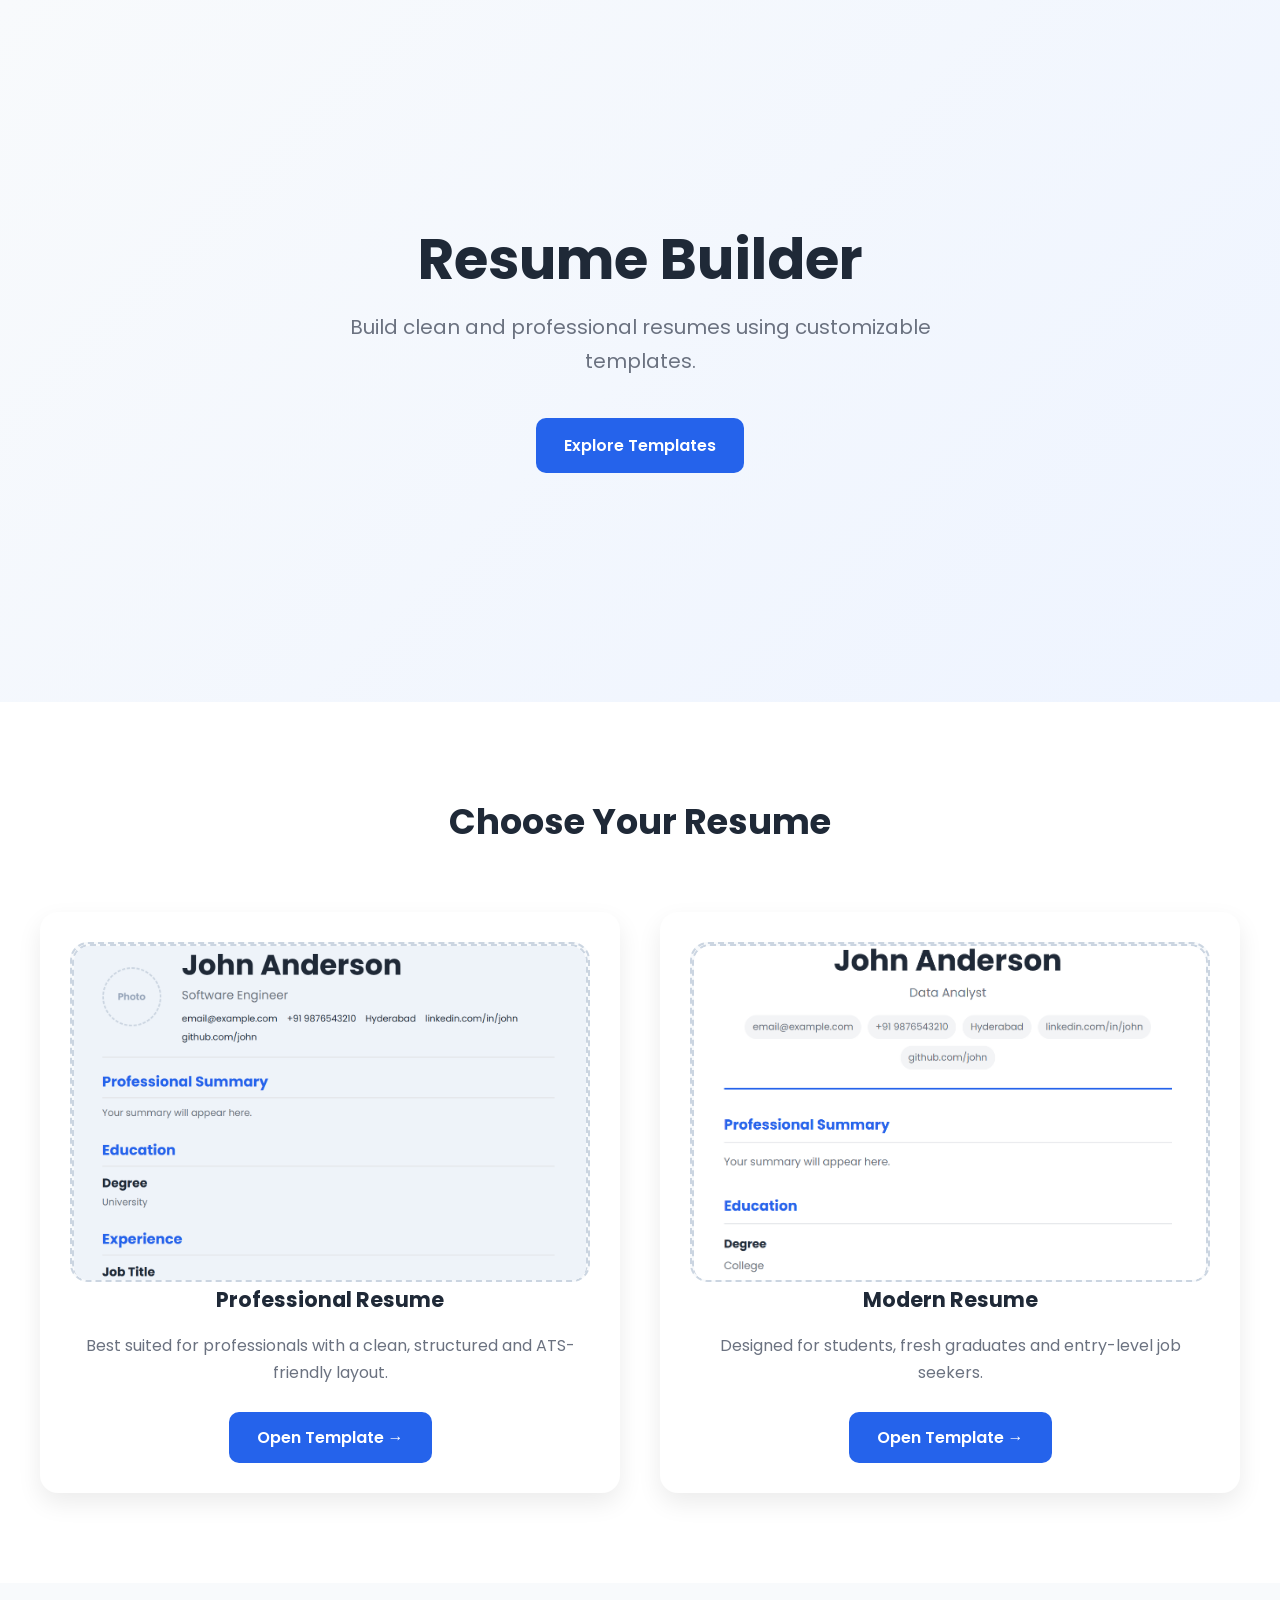
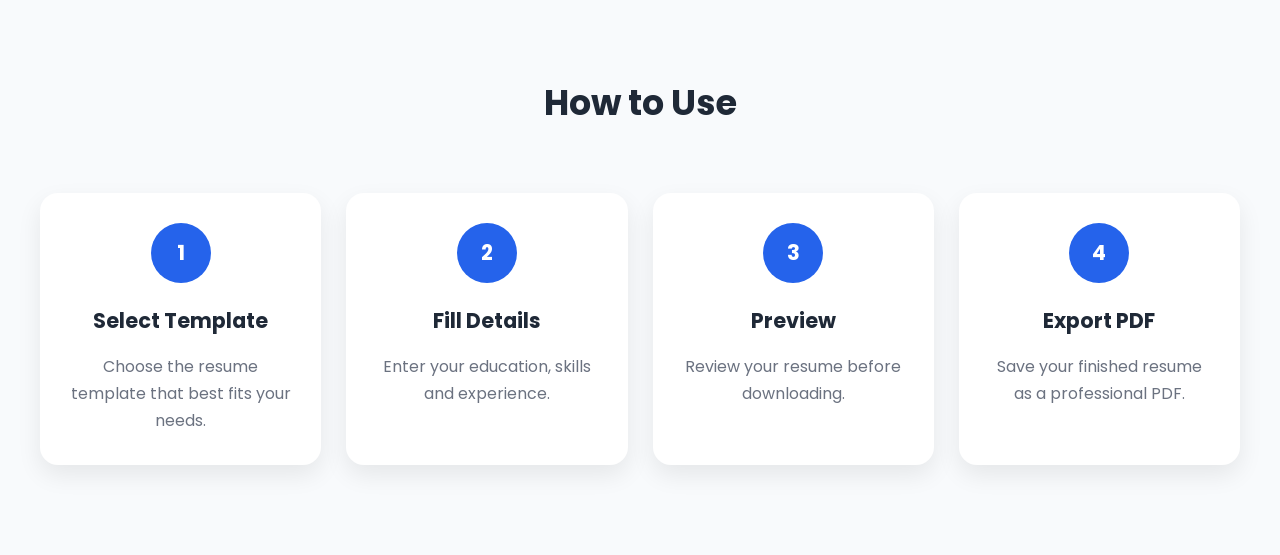
<file: index.html>
<!DOCTYPE html>
<html lang="en">

<head>

    <meta charset="UTF-8">
    <meta name="viewport" content="width=device-width, initial-scale=1.0">

    <title>Resume Builder</title>

    <link rel="stylesheet" href="css/main.css">
    <link rel="stylesheet" href="css/home.css">

</head>

<body>

    <!-- ================= HERO ================= -->

    <section class="hero">

        <div class="container">

            <div class="hero-content">

                <h1>Resume Builder</h1>

                <p>
                    Build clean and professional resumes using customizable templates.
                </p>

                <a href="#templates" class="primary-btn">
                    Explore Templates
                </a>

            </div>

        </div>

    </section>

    <!-- ================= TEMPLATE SECTION ================= -->

    <section id="templates" class="templates">

        <div class="container">

            <h2>Choose Your Resume</h2>

            <div class="card-container">

                <!-- Professional Resume -->

                <article class="template-card">

                    <div class="preview-placeholder">

                       <div class="preview-placeholder">
                        <img
                        src="images/previews/professional-preview.png"
                        alt="Professional Resume Preview">
                    </div>

                    </div>

                    <h3>Professional Resume</h3>

                    <p>
                        Best suited for professionals with a clean, structured and ATS-friendly layout.
                    </p>

                    <a href="templates/professional.html">

                        Open Template →

                    </a>

                </article>

                <!-- Modern Resume -->

                <article class="template-card">

                    <div class="preview-placeholder">

                            <div class="preview-placeholder">
                                <img
                                src="images/previews/modern-preview.png"
                                alt="Modern Resume Preview">
                            </div>
                    </div>

                    <h3>Modern Resume</h3>

                    <p>
                        Designed for students, fresh graduates and entry-level job seekers.
                    </p>

                    <a href="templates/modern.html">

                        Open Template →

                    </a>

                </article>

            </div>

        </div>

    </section>



    <!-- ================= HOW TO USE ================= -->

    <section class="steps">

        <div class="container">

            <h2>How to Use</h2>

            <div class="steps-container">

                <div class="step">

                    <span>1</span>

                    <h3>Select Template</h3>

                    <p>Choose the resume template that best fits your needs.</p>

                </div>

                <div class="step">

                    <span>2</span>

                    <h3>Fill Details</h3>

                    <p>Enter your education, skills and experience.</p>

                </div>

                <div class="step">

                    <span>3</span>

                    <h3>Preview</h3>

                    <p>Review your resume before downloading.</p>

                </div>

                <div class="step">

                    <span>4</span>

                    <h3>Export PDF</h3>

                    <p>Save your finished resume as a professional PDF.</p>

                </div>

            </div>

        </div>

    </section>

</body>

</html>
</file>
<file: css/main.css>
/* ==========================================
   GOOGLE FONT
========================================== */

@import url('https://fonts.googleapis.com/css2?family=Poppins:wght@300;400;500;600;700&display=swap');

/* ==========================================
   ROOT VARIABLES
========================================== */

:root{

    --primary:#2563EB;

    --primary-dark:#1E40AF;

    --accent:#10B981;

    --background:#F8FAFC;

    --card:#FFFFFF;

    --text:#1F2937;

    --text-light:#6B7280;

    --border:#E5E7EB;

    --shadow:0 10px 25px rgba(0,0,0,.08);

    --radius:18px;

    --transition:.35s ease;

    --max-width:1200px;

}

/* ==========================================
   RESET
========================================== */

*{

    margin:0;

    padding:0;

    box-sizing:border-box;

}

/* ==========================================
   HTML
========================================== */

html{

    scroll-behavior:smooth;

}

/* ==========================================
   BODY
========================================== */

body{

    font-family:'Poppins',sans-serif;

    background:var(--background);

    color:var(--text);

    line-height:1.7;

}

/* ==========================================
   IMAGES
========================================== */

img{

    max-width:100%;

    display:block;

}

/* ==========================================
   LINKS
========================================== */

a{

    text-decoration:none;

    color:inherit;

}

/* ==========================================
   LISTS
========================================== */

ul{

    list-style:none;

}

/* ==========================================
   HEADINGS
========================================== */

h1{

    font-size:3.5rem;

    line-height:1.1;

}

h2{

    font-size:2.2rem;

}

h3{

    font-size:1.3rem;

}

/* ==========================================
   PARAGRAPHS
========================================== */

p{

    color:var(--text-light);

}

/* ==========================================
   BUTTONS
========================================== */

button{

    font-family:inherit;

    cursor:pointer;

    border:none;

}

/* ==========================================
   INPUTS
========================================== */

input,
textarea,
select{

    font-family:inherit;

    outline:none;

}

/* ==========================================
   SECTION
========================================== */

.page-section{

    padding:90px 8%;

}

/* ==========================================
   PRIMARY BUTTON
========================================== */

.primary-btn{

    display:inline-block;

    background:var(--primary);

    color:#ffffff;

    padding:14px 28px;

    border-radius:10px;

    transition:var(--transition);

    font-weight:600;

}

.primary-btn:hover{

    background:var(--primary-dark);

    transform:translateY(-3px);

}

/* ==========================================
   SECONDARY BUTTON
========================================== */

.secondary-btn{

    display:inline-block;

    border:2px solid var(--primary);

    color:var(--primary);

    padding:12px 26px;

    border-radius:10px;

    transition:var(--transition);

    font-weight:600;

}

.secondary-btn:hover{

    background:var(--primary);

    color:#ffffff;

}

/* ==========================================
   CONTAINER
========================================== */

.container{

    width:min(100%,var(--max-width));

    margin:auto;

}
</file>
<file: css/home.css>
/* =====================================
   HERO
===================================== */

.hero{

    min-height:78vh;

    display:flex;

    align-items:center;

    justify-content:center;

    text-align:center;

    background:linear-gradient(135deg,#F8FAFC,#EEF4FF);

    padding:100px 0;

}
.hero-content{

    max-width:760px;

    margin:auto;

}

.hero h1{

    margin-bottom:20px;

}

.hero p{

    font-size:1.25rem;

    max-width:650px;

    margin:0 auto 40px;

}

/* =====================================
   TEMPLATE SECTION
===================================== */

.templates{

    background:#fff;

    padding:90px 0;

}
.templates h2{

    text-align:center;

    margin-bottom:60px;

}

.card-container{

    display:grid;

    grid-template-columns:repeat(2,1fr);

    gap:40px;

}

.template-card{

    background:#fff;

    border-radius:18px;

    padding:30px;

    text-align:center;

    box-shadow:0 10px 25px rgba(0,0,0,.08);

    transition:.35s;

}

.template-card:hover{

    transform:translateY(-8px);

    box-shadow:0 18px 35px rgba(0,0,0,.12);

}

.preview-placeholder{

    width:100%;

    height:340px;

    overflow:hidden;

    border:2px dashed #CBD5E1;

    border-radius:18px;

    background:#F8FAFC;

}

.preview-placeholder img{

    width:100%;

    height:100%;

    object-fit:cover;

    transition:.35s;

}

.template-card:hover .preview-placeholder img{

    transform:scale(1.03);

}

.template-card h3{

    margin-bottom:15px;

}

.template-card p{

    margin-bottom:25px;

}

.template-card a{

    display:inline-block;

    background:#2563EB;

    color:white;

    padding:12px 28px;

    border-radius:10px;

    font-weight:600;

    transition:.3s;

}

.template-card a:hover{

    background:#1E40AF;

}

/* =====================================
   HOW TO USE
===================================== */


.steps{

    background:#F8FAFC;

    padding:90px 0;

}

.steps h2{

    text-align:center;

    margin-bottom:60px;

}

.steps-container{

    display:grid;

    grid-template-columns:repeat(4,1fr);

    gap:25px;

}

.step{

    background:#fff;

    padding:30px;

    text-align:center;

    border-radius:18px;

    box-shadow:0 10px 25px rgba(0,0,0,.08);

    transition:.3s;

}

.step:hover{

    transform:translateY(-8px);

}

.step span{

    width:60px;

    height:60px;

    display:flex;

    align-items:center;

    justify-content:center;

    margin:0 auto 20px;

    border-radius:50%;

    background:#2563EB;

    color:#fff;

    font-size:1.3rem;

    font-weight:bold;

}

.step h3{

    margin-bottom:15px;

}

/* =====================================
   GUIDE
===================================== */

.guide{

    text-align:center;

}

.guide p{

    max-width:700px;

    margin:20px auto 35px;

}

/* =====================================
   RESPONSIVE
===================================== */

@media(max-width:900px){

    .card-container{

        grid-template-columns:1fr;

    }

    .steps-container{

        grid-template-columns:1fr 1fr;

    }

}

@media(max-width:600px){

    .hero h1{

        font-size:2.5rem;

    }

    .steps-container{

        grid-template-columns:1fr;

    }

}
</file>
